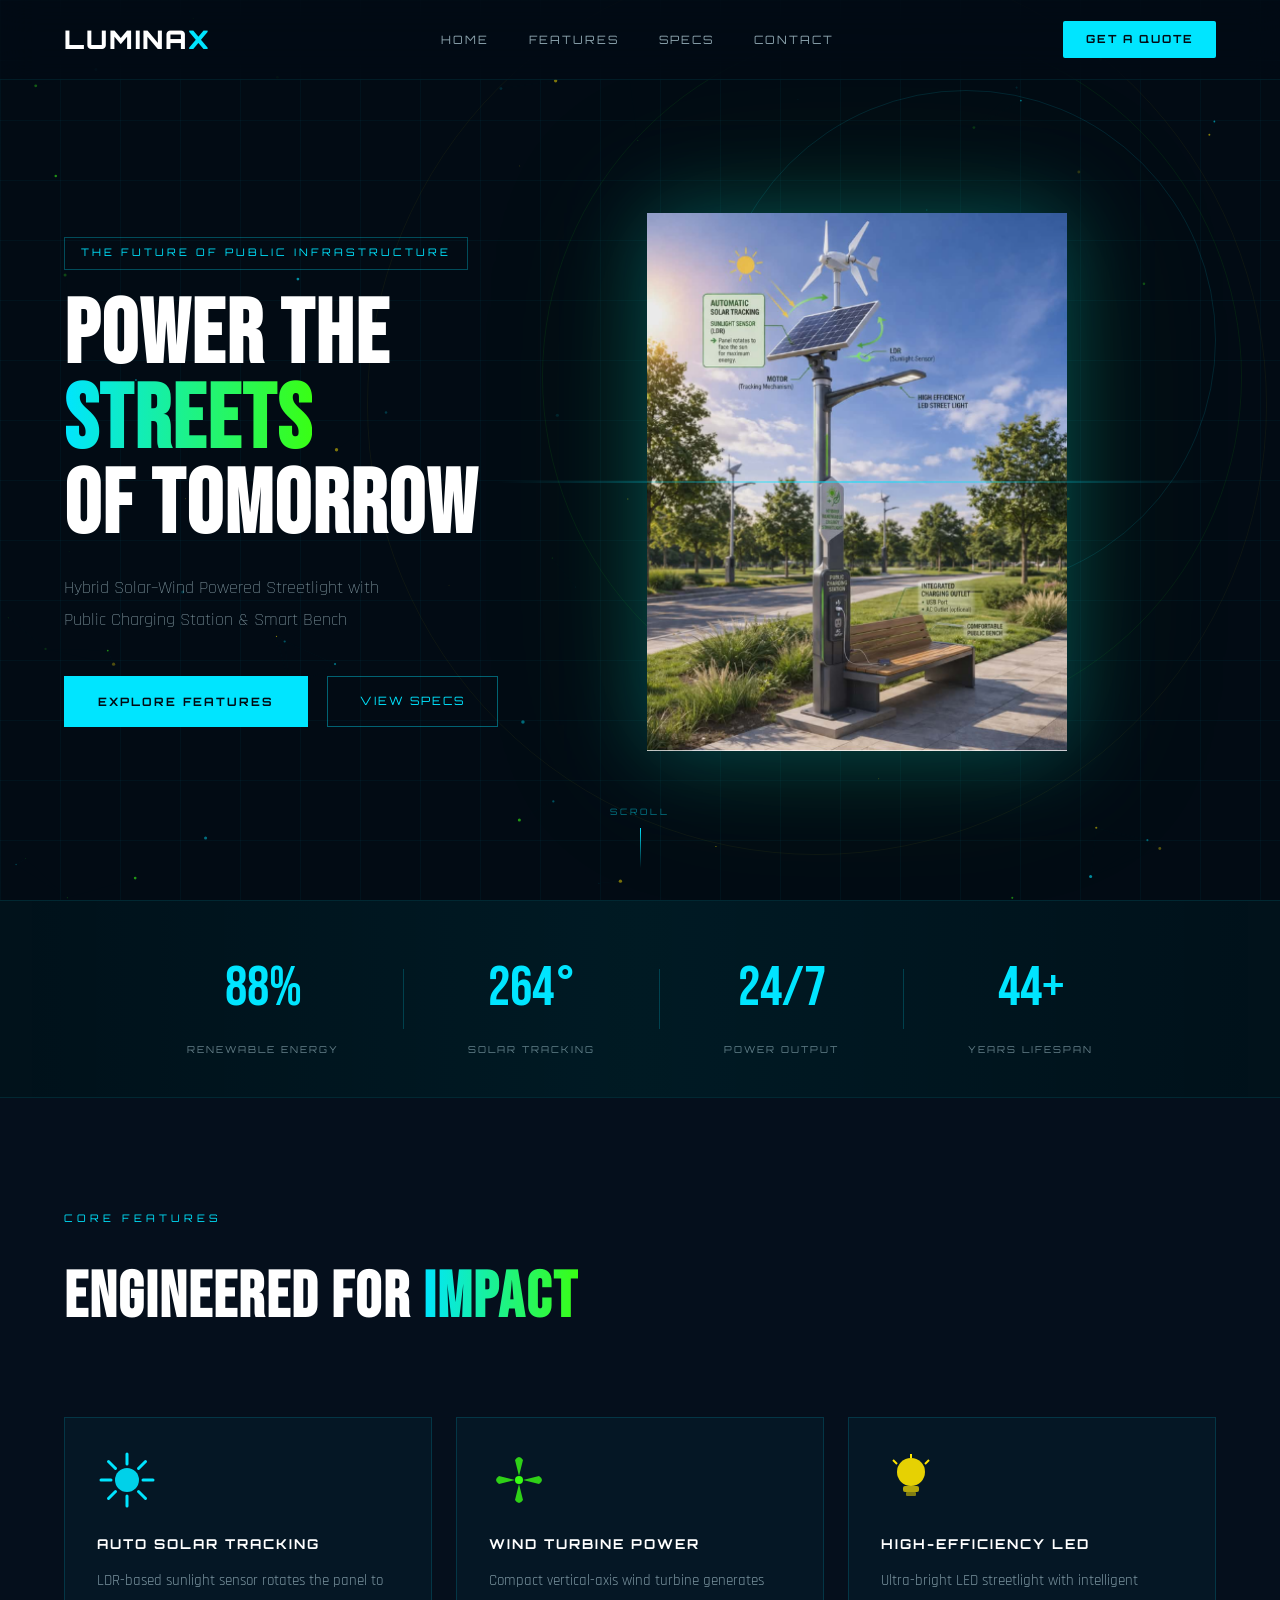
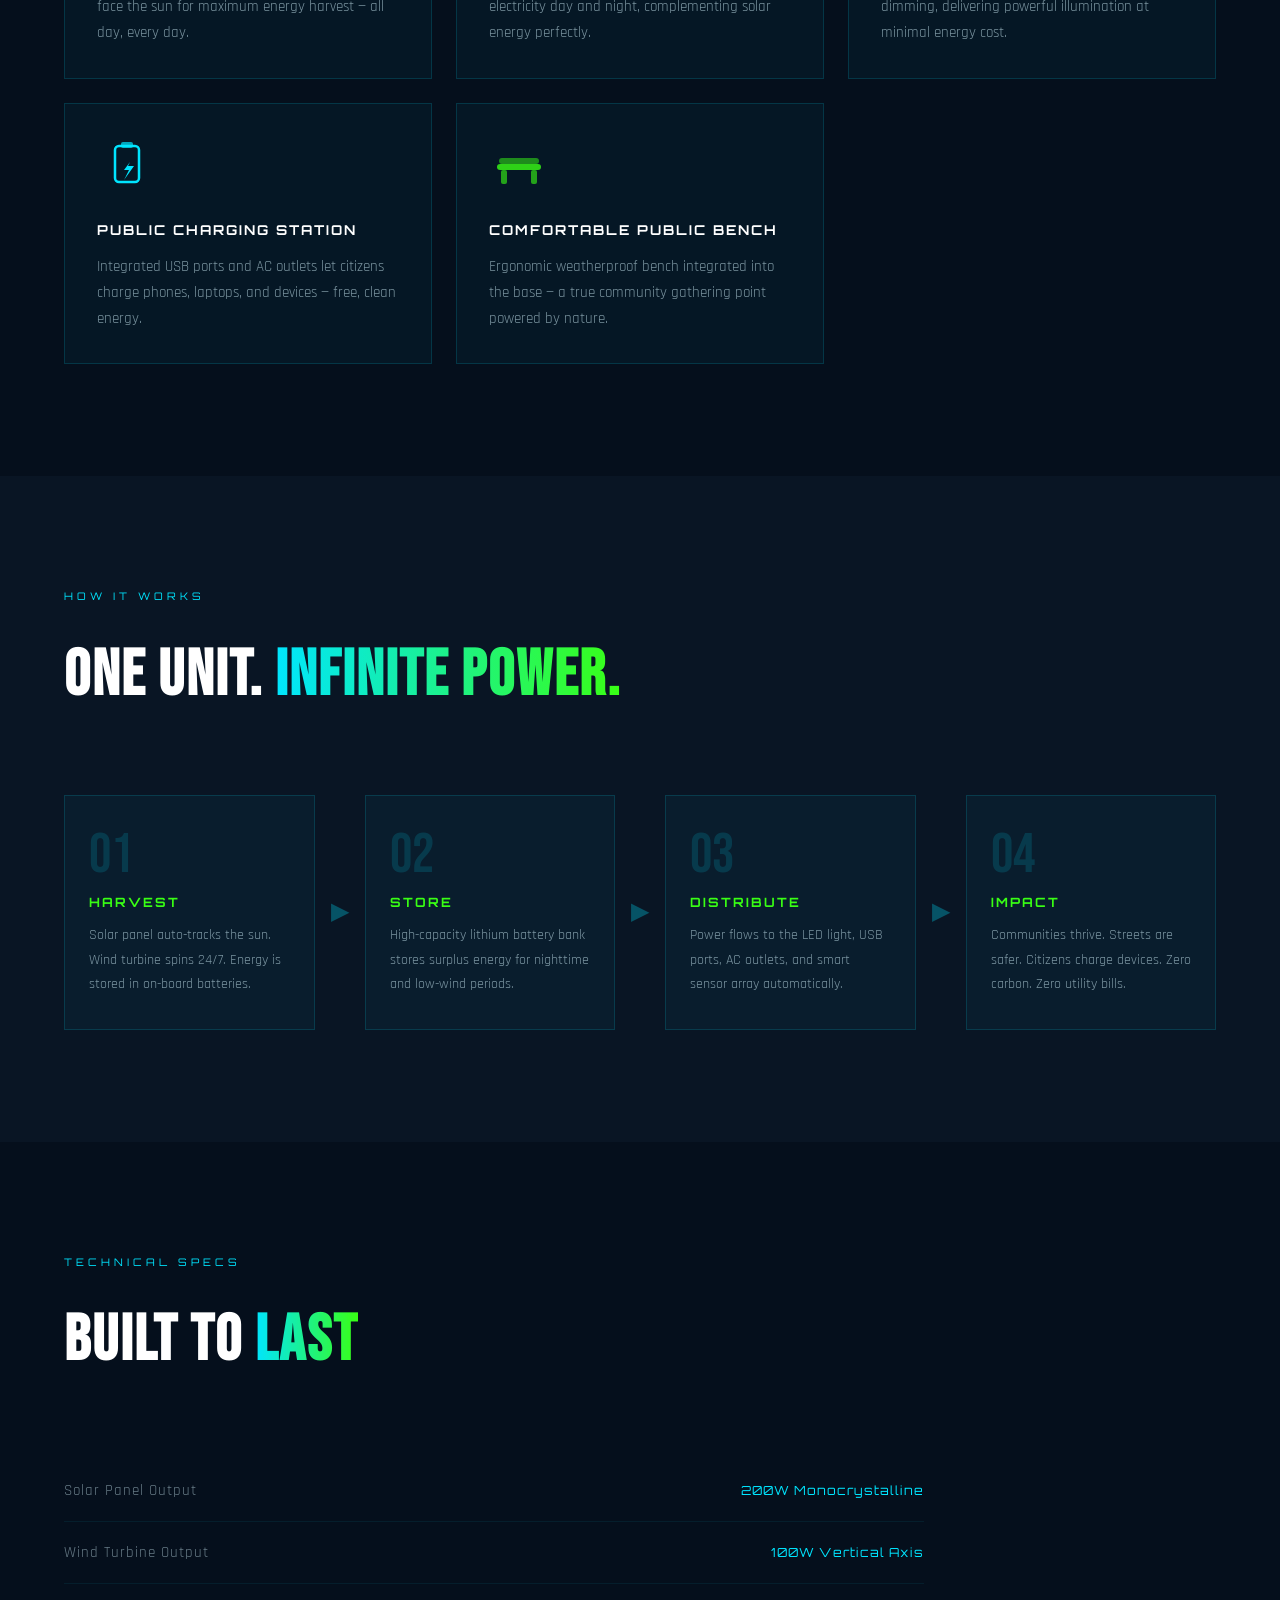
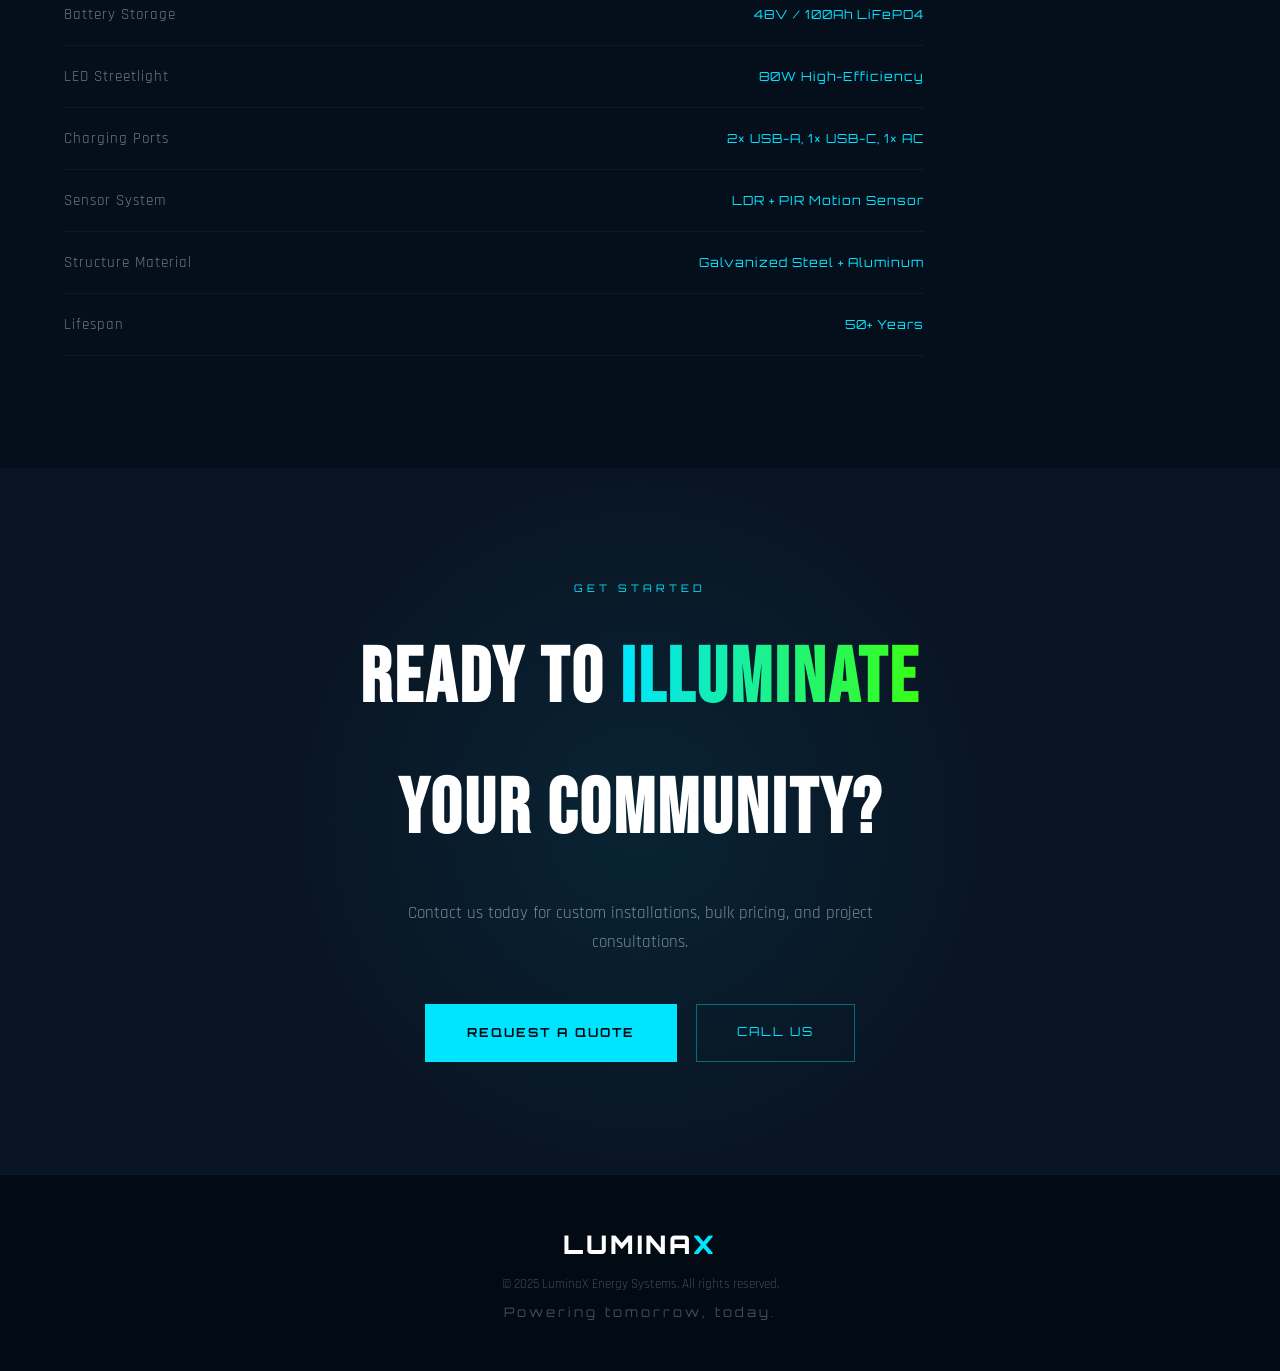
<file: index.html>
<!DOCTYPE html>
<html lang="en">
<head>
  <meta charset="UTF-8" />
  <meta name="viewport" content="width=device-width, initial-scale=1.0"/>
  <title>LuminaX — Hybrid Solar-Wind Streetlight</title>
  <link href="https://fonts.googleapis.com/css2?family=Bebas+Neue&family=Orbitron:wght@400;700;900&family=Rajdhani:wght@300;400;600&display=swap" rel="stylesheet"/>
  <link rel="stylesheet" href="style.css"/>
</head>
<body>

  <!-- PARTICLE CANVAS -->
  <canvas id="particles"></canvas>

  <!-- CURSOR GLOW -->
  <div class="cursor-glow" id="cursorGlow"></div>

  <!-- NAV -->
  <nav class="navbar" id="navbar">
    <div class="nav-logo">LUMINA<span>X</span></div>
    <ul class="nav-links">
      <li><a href="#hero">Home</a></li>
      <li><a href="#features">Features</a></li>
      <li><a href="#specs">Specs</a></li>
      <li><a href="#contact">Contact</a></li>
    </ul>
    <a href="#contact" class="nav-cta">Get a Quote</a>
  </nav>

  <!-- HERO SECTION -->
  <section class="hero" id="hero">
    <div class="hero-bg-grid"></div>
    <div class="energy-ring ring1"></div>
    <div class="energy-ring ring2"></div>
    <div class="energy-ring ring3"></div>

    <div class="hero-content">
      <div class="hero-badge reveal">THE FUTURE OF PUBLIC INFRASTRUCTURE</div>
      <h1 class="hero-title reveal">
        POWER THE<br/>
        <span class="gradient-text">STREETS</span><br/>
        OF TOMORROW
      </h1>
      <p class="hero-sub reveal">
        Hybrid Solar–Wind Powered Streetlight with<br/>
        Public Charging Station &amp; Smart Bench
      </p>
      <div class="hero-btns reveal">
        <a href="#features" class="btn-primary">Explore Features</a>
        <a href="#specs" class="btn-ghost">View Specs</a>
      </div>
    </div>

    <div class="hero-product reveal">
      <div class="product-glow"></div>
      <div class="product-halo"></div>
      <img src="icon.png" alt="LuminaX Hybrid Streetlight" class="product-img"/>
      <div class="scan-line"></div>
    </div>

    <div class="scroll-hint">
      <span>SCROLL</span>
      <div class="scroll-arrow"></div>
    </div>
  </section>

  <!-- STATS BAR -->
  <div class="stats-bar">
    <div class="stat-item">
      <span class="stat-num" data-target="100">0</span><span>%</span>
      <p>Renewable Energy</p>
    </div>
    <div class="stat-divider"></div>
    <div class="stat-item">
      <span class="stat-num" data-target="360">0</span><span>°</span>
      <p>Solar Tracking</p>
    </div>
    <div class="stat-divider"></div>
    <div class="stat-item">
      <span class="stat-num" data-target="24">0</span><span>/7</span>
      <p>Power Output</p>
    </div>
    <div class="stat-divider"></div>
    <div class="stat-item">
      <span class="stat-num" data-target="50">0</span><span>+</span>
      <p>Years Lifespan</p>
    </div>
  </div>

  <!-- FEATURES SECTION -->
  <section class="features" id="features">
    <div class="section-label reveal">CORE FEATURES</div>
    <h2 class="section-title reveal">ENGINEERED FOR <span class="gradient-text">IMPACT</span></h2>

    <div class="features-grid">

      <div class="feature-card reveal" style="--delay:0s">
        <div class="feature-icon solar-icon">
          <svg viewBox="0 0 60 60" fill="none" xmlns="http://www.w3.org/2000/svg">
            <circle cx="30" cy="30" r="12" fill="#00e5ff" opacity="0.9"/>
            <line x1="30" y1="4" x2="30" y2="14" stroke="#00e5ff" stroke-width="3" stroke-linecap="round"/>
            <line x1="30" y1="46" x2="30" y2="56" stroke="#00e5ff" stroke-width="3" stroke-linecap="round"/>
            <line x1="4" y1="30" x2="14" y2="30" stroke="#00e5ff" stroke-width="3" stroke-linecap="round"/>
            <line x1="46" y1="30" x2="56" y2="30" stroke="#00e5ff" stroke-width="3" stroke-linecap="round"/>
            <line x1="11.5" y1="11.5" x2="18.5" y2="18.5" stroke="#00e5ff" stroke-width="3" stroke-linecap="round"/>
            <line x1="41.5" y1="41.5" x2="48.5" y2="48.5" stroke="#00e5ff" stroke-width="3" stroke-linecap="round"/>
            <line x1="48.5" y1="11.5" x2="41.5" y2="18.5" stroke="#00e5ff" stroke-width="3" stroke-linecap="round"/>
            <line x1="18.5" y1="41.5" x2="11.5" y2="48.5" stroke="#00e5ff" stroke-width="3" stroke-linecap="round"/>
          </svg>
        </div>
        <h3>Auto Solar Tracking</h3>
        <p>LDR-based sunlight sensor rotates the panel to face the sun for maximum energy harvest — all day, every day.</p>
        <div class="card-line"></div>
      </div>

      <div class="feature-card reveal" style="--delay:0.1s">
        <div class="feature-icon wind-icon">
          <svg viewBox="0 0 60 60" fill="none" xmlns="http://www.w3.org/2000/svg">
            <circle cx="30" cy="30" r="4" fill="#39ff14"/>
            <path d="M30 26 L26 10 Q30 4 34 10 Z" fill="#39ff14" opacity="0.8"/>
            <path d="M34 30 L50 26 Q56 30 50 34 Z" fill="#39ff14" opacity="0.8"/>
            <path d="M30 34 L34 50 Q30 56 26 50 Z" fill="#39ff14" opacity="0.8"/>
            <path d="M26 30 L10 34 Q4 30 10 26 Z" fill="#39ff14" opacity="0.8"/>
          </svg>
        </div>
        <h3>Wind Turbine Power</h3>
        <p>Compact vertical-axis wind turbine generates electricity day and night, complementing solar energy perfectly.</p>
        <div class="card-line"></div>
      </div>

      <div class="feature-card reveal" style="--delay:0.2s">
        <div class="feature-icon led-icon">
          <svg viewBox="0 0 60 60" fill="none" xmlns="http://www.w3.org/2000/svg">
            <ellipse cx="30" cy="22" rx="14" ry="14" fill="#ffe500" opacity="0.9"/>
            <rect x="22" y="36" width="16" height="6" rx="2" fill="#ffe500" opacity="0.7"/>
            <rect x="25" y="42" width="10" height="4" rx="1" fill="#ffe500" opacity="0.5"/>
            <line x1="30" y1="8" x2="30" y2="4" stroke="#ffe500" stroke-width="2"/>
            <line x1="44" y1="14" x2="48" y2="10" stroke="#ffe500" stroke-width="2"/>
            <line x1="16" y1="14" x2="12" y2="10" stroke="#ffe500" stroke-width="2"/>
          </svg>
        </div>
        <h3>High-Efficiency LED</h3>
        <p>Ultra-bright LED streetlight with intelligent dimming, delivering powerful illumination at minimal energy cost.</p>
        <div class="card-line"></div>
      </div>

      <div class="feature-card reveal" style="--delay:0.3s">
        <div class="feature-icon charge-icon">
          <svg viewBox="0 0 60 60" fill="none" xmlns="http://www.w3.org/2000/svg">
            <rect x="18" y="10" width="24" height="36" rx="4" stroke="#00e5ff" stroke-width="2.5"/>
            <rect x="24" y="6" width="12" height="6" rx="2" fill="#00e5ff" opacity="0.7"/>
            <path d="M33 26 L27 34 H32 L27 44 L37 30 H31 Z" fill="#00e5ff"/>
          </svg>
        </div>
        <h3>Public Charging Station</h3>
        <p>Integrated USB ports and AC outlets let citizens charge phones, laptops, and devices — free, clean energy.</p>
        <div class="card-line"></div>
      </div>

      <div class="feature-card reveal" style="--delay:0.4s">
        <div class="feature-icon bench-icon">
          <svg viewBox="0 0 60 60" fill="none" xmlns="http://www.w3.org/2000/svg">
            <rect x="8" y="28" width="44" height="6" rx="3" fill="#39ff14" opacity="0.8"/>
            <rect x="12" y="34" width="6" height="14" rx="2" fill="#39ff14" opacity="0.6"/>
            <rect x="42" y="34" width="6" height="14" rx="2" fill="#39ff14" opacity="0.6"/>
            <rect x="10" y="22" width="40" height="6" rx="3" fill="#39ff14" opacity="0.5"/>
          </svg>
        </div>
        <h3>Comfortable Public Bench</h3>
        <p>Ergonomic weatherproof bench integrated into the base — a true community gathering point powered by nature.</p>
        <div class="card-line"></div>
      </div>



    </div>
  </section>

  <!-- HOW IT WORKS -->
  <section class="how-it-works" id="how">
    <div class="section-label reveal">HOW IT WORKS</div>
    <h2 class="section-title reveal">ONE UNIT. <span class="gradient-text">INFINITE POWER.</span></h2>
    <div class="steps">
      <div class="step reveal" style="--delay:0s">
        <div class="step-num">01</div>
        <div class="step-body">
          <h4>Harvest</h4>
          <p>Solar panel auto-tracks the sun. Wind turbine spins 24/7. Energy is stored in on-board batteries.</p>
        </div>
      </div>
      <div class="step-arrow reveal">▶</div>
      <div class="step reveal" style="--delay:0.15s">
        <div class="step-num">02</div>
        <div class="step-body">
          <h4>Store</h4>
          <p>High-capacity lithium battery bank stores surplus energy for nighttime and low-wind periods.</p>
        </div>
      </div>
      <div class="step-arrow reveal">▶</div>
      <div class="step reveal" style="--delay:0.3s">
        <div class="step-num">03</div>
        <div class="step-body">
          <h4>Distribute</h4>
          <p>Power flows to the LED light, USB ports, AC outlets, and smart sensor array automatically.</p>
        </div>
      </div>
      <div class="step-arrow reveal">▶</div>
      <div class="step reveal" style="--delay:0.45s">
        <div class="step-num">04</div>
        <div class="step-body">
          <h4>Impact</h4>
          <p>Communities thrive. Streets are safer. Citizens charge devices. Zero carbon. Zero utility bills.</p>
        </div>
      </div>
    </div>
  </section>

  <!-- SPECS SECTION -->
  <section class="specs" id="specs">
    <div class="section-label reveal">TECHNICAL SPECS</div>
    <h2 class="section-title reveal">BUILT TO <span class="gradient-text">LAST</span></h2>
    <div class="specs-grid">
      <div class="spec-row reveal"><span class="spec-label">Solar Panel Output</span><span class="spec-val">200W Monocrystalline</span></div>
      <div class="spec-row reveal"><span class="spec-label">Wind Turbine Output</span><span class="spec-val">100W Vertical Axis</span></div>
      <div class="spec-row reveal"><span class="spec-label">Battery Storage</span><span class="spec-val">48V / 100Ah LiFePO4</span></div>
      <div class="spec-row reveal"><span class="spec-label">LED Streetlight</span><span class="spec-val">80W High-Efficiency</span></div>
      <div class="spec-row reveal"><span class="spec-label">Charging Ports</span><span class="spec-val">2× USB-A, 1× USB-C, 1× AC</span></div>
      <div class="spec-row reveal"><span class="spec-label">Sensor System</span><span class="spec-val">LDR + PIR Motion Sensor</span></div>
      <div class="spec-row reveal"><span class="spec-label">Structure Material</span><span class="spec-val">Galvanized Steel + Aluminum</span></div>
      <div class="spec-row reveal"><span class="spec-label">Lifespan</span><span class="spec-val">50+ Years</span></div>
    </div>
  </section>

  <!-- CTA SECTION -->
  <section class="cta-section" id="contact">
    <div class="cta-glow"></div>
    <div class="section-label reveal">GET STARTED</div>
    <h2 class="cta-title reveal">READY TO <span class="gradient-text">ILLUMINATE</span><br/>YOUR COMMUNITY?</h2>
    <p class="cta-sub reveal">Contact us today for custom installations, bulk pricing, and project consultations.</p>
    <div class="cta-btns reveal">
      <a href="mailto:info@luminax.energy" class="btn-primary big">Request a Quote</a>
      <a href="tel:+1800000000" class="btn-ghost big">Call Us</a>
    </div>
  </section>

  <!-- FOOTER -->
  <footer class="footer">
    <div class="footer-logo">LUMINA<span>X</span></div>
    <p>© 2025 LuminaX Energy Systems. All rights reserved.</p>
    <p class="footer-tagline">Powering tomorrow, today.</p>
  </footer>

  <script src="script.js"></script>
</body>
</html>
</file>
<file: style.css>
/* ===== RESET & BASE ===== */
*, *::before, *::after {
  margin: 0;
  padding: 0;
  box-sizing: border-box;
}

:root {
  --cyan: #00e5ff;
  --green: #39ff14;
  --yellow: #ffe500;
  --dark: #020b14;
  --dark2: #050f1c;
  --dark3: #091524;
  --card-bg: rgba(0, 229, 255, 0.04);
  --card-border: rgba(0, 229, 255, 0.15);
  --font-display: 'Bebas Neue', cursive;
  --font-tech: 'Orbitron', monospace;
  --font-body: 'Rajdhani', sans-serif;
}

html {
  scroll-behavior: smooth;
}

body {
  background: var(--dark);
  color: #c8e6f0;
  font-family: var(--font-body);
  font-size: 17px;
  line-height: 1.7;
  overflow-x: hidden;
  cursor: url("data:image/svg+xml,%3Csvg xmlns='http://www.w3.org/2000/svg' width='24' height='24' viewBox='0 0 24 24'%3E%3Cpath d='M4 2 L4 20 L8 16 L12 22 L14 21 L10 15 L16 15 Z' fill='%230066ff' stroke='%23004acc' stroke-width='0.8'/%3E%3C/svg%3E") 4 2, auto;
}

a, button, .nav-cta, .btn-primary, .btn-ghost, .feature-card {
  cursor: url("data:image/svg+xml,%3Csvg xmlns='http://www.w3.org/2000/svg' width='24' height='24' viewBox='0 0 24 24'%3E%3Cpath d='M4 2 L4 20 L8 16 L12 22 L14 21 L10 15 L16 15 Z' fill='%230099ff' stroke='%230066ff' stroke-width='0.8'/%3E%3C/svg%3E") 4 2, pointer;
}

/* ===== CANVAS PARTICLES ===== */
#particles {
  position: fixed;
  top: 0; left: 0;
  width: 100%; height: 100%;
  z-index: 0;
  pointer-events: none;
}

/* ===== CUSTOM CURSOR (hidden — using CSS cursor instead) ===== */
.cursor-glow {
  display: none;
}

/* ===== NAVBAR ===== */
.navbar {
  position: fixed;
  top: 0; left: 0; right: 0;
  z-index: 1000;
  display: flex;
  align-items: center;
  justify-content: space-between;
  padding: 1.1rem 4rem;
  background: rgba(2, 11, 20, 0.6);
  backdrop-filter: blur(18px);
  border-bottom: 1px solid rgba(0, 229, 255, 0.08);
  transition: background 0.4s;
}

.navbar.scrolled {
  background: rgba(2, 11, 20, 0.95);
}

.nav-logo {
  font-family: var(--font-tech);
  font-size: 1.6rem;
  font-weight: 900;
  color: #fff;
  letter-spacing: 2px;
  cursor: default;
}

.nav-logo span {
  color: var(--cyan);
}

.nav-links {
  display: flex;
  gap: 2.5rem;
  list-style: none;
}

.nav-links a {
  font-family: var(--font-tech);
  font-size: 0.72rem;
  letter-spacing: 2px;
  color: rgba(200, 230, 240, 0.7);
  text-decoration: none;
  text-transform: uppercase;
  transition: color 0.2s;
}

.nav-links a:hover {
  color: var(--cyan);
}

.nav-cta {
  font-family: var(--font-tech);
  font-size: 0.7rem;
  letter-spacing: 2px;
  text-transform: uppercase;
  color: var(--dark);
  background: var(--cyan);
  padding: 0.55rem 1.4rem;
  border-radius: 2px;
  text-decoration: none;
  font-weight: 700;
  transition: background 0.2s, transform 0.15s;
}

.nav-cta:hover {
  background: #fff;
  transform: scale(1.04);
}

/* ===== HERO ===== */
.hero {
  position: relative;
  min-height: 100vh;
  display: flex;
  align-items: center;
  justify-content: space-between;
  padding: 8rem 4rem 4rem;
  overflow: hidden;
  z-index: 1;
}

.hero-bg-grid {
  position: absolute;
  inset: 0;
  background-image:
    linear-gradient(rgba(0,229,255,0.04) 1px, transparent 1px),
    linear-gradient(90deg, rgba(0,229,255,0.04) 1px, transparent 1px);
  background-size: 60px 60px;
  z-index: 0;
  animation: gridPulse 6s ease-in-out infinite;
}

@keyframes gridPulse {
  0%, 100% { opacity: 0.5; }
  50% { opacity: 1; }
}

/* Energy rings */
.energy-ring {
  position: absolute;
  border-radius: 50%;
  border: 1px solid rgba(0, 229, 255, 0.12);
  animation: ringExpand 6s ease-out infinite;
  pointer-events: none;
}

.ring1 { width: 500px; height: 500px; right: 5%; top: 10%; animation-delay: 0s; }
.ring2 { width: 700px; height: 700px; right: 3%; top: 3%; animation-delay: 1.5s; border-color: rgba(57,255,20,0.08); }
.ring3 { width: 900px; height: 900px; right: 1%; top: -5%; animation-delay: 3s; border-color: rgba(255,229,0,0.05); }

@keyframes ringExpand {
  0% { transform: scale(0.9); opacity: 0.6; }
  50% { transform: scale(1); opacity: 1; }
  100% { transform: scale(0.9); opacity: 0.6; }
}

.hero-content {
  position: relative;
  z-index: 2;
  max-width: 52%;
}

.hero-badge {
  display: inline-block;
  font-family: var(--font-tech);
  font-size: 0.65rem;
  letter-spacing: 3px;
  color: var(--cyan);
  border: 1px solid rgba(0, 229, 255, 0.3);
  padding: 0.4rem 1rem;
  margin-bottom: 1.5rem;
  animation: badgePulse 3s ease-in-out infinite;
}

@keyframes badgePulse {
  0%, 100% { box-shadow: 0 0 0 0 rgba(0,229,255,0); }
  50% { box-shadow: 0 0 20px rgba(0,229,255,0.3); }
}

.hero-title {
  font-family: var(--font-display);
  font-size: clamp(4rem, 7vw, 7.5rem);
  line-height: 0.95;
  color: #fff;
  letter-spacing: 2px;
  margin-bottom: 1.5rem;
}

.gradient-text {
  background: linear-gradient(90deg, var(--cyan), var(--green), var(--yellow));
  background-size: 200%;
  -webkit-background-clip: text;
  -webkit-text-fill-color: transparent;
  background-clip: text;
  animation: gradientShift 4s ease infinite;
}

@keyframes gradientShift {
  0% { background-position: 0%; }
  50% { background-position: 100%; }
  100% { background-position: 0%; }
}

.hero-sub {
  font-family: var(--font-body);
  font-size: 1.1rem;
  color: rgba(200, 230, 240, 0.65);
  margin-bottom: 2.5rem;
  font-weight: 300;
  line-height: 1.8;
}

.hero-btns {
  display: flex;
  gap: 1.2rem;
  flex-wrap: wrap;
}

/* ===== BUTTONS ===== */
.btn-primary {
  font-family: var(--font-tech);
  font-size: 0.72rem;
  letter-spacing: 2px;
  text-transform: uppercase;
  color: var(--dark);
  background: var(--cyan);
  padding: 0.85rem 2rem;
  text-decoration: none;
  font-weight: 700;
  border: 2px solid var(--cyan);
  transition: all 0.25s;
  position: relative;
  overflow: hidden;
}

.btn-primary::before {
  content: '';
  position: absolute;
  inset: 0;
  background: var(--green);
  transform: scaleX(0);
  transform-origin: left;
  transition: transform 0.3s ease;
  z-index: 0;
}

.btn-primary:hover::before { transform: scaleX(1); }
.btn-primary span, .btn-primary { z-index: 1; }
.btn-primary:hover { color: var(--dark); border-color: var(--green); }

.btn-ghost {
  font-family: var(--font-tech);
  font-size: 0.72rem;
  letter-spacing: 2px;
  text-transform: uppercase;
  color: var(--cyan);
  background: transparent;
  padding: 0.85rem 2rem;
  text-decoration: none;
  border: 1px solid rgba(0,229,255,0.4);
  transition: all 0.25s;
}

.btn-ghost:hover {
  background: rgba(0,229,255,0.08);
  border-color: var(--cyan);
}

.btn-primary.big, .btn-ghost.big {
  padding: 1rem 2.5rem;
  font-size: 0.78rem;
}

/* ===== HERO PRODUCT ===== */
.hero-product {
  position: relative;
  z-index: 2;
  flex: 1;
  display: flex;
  align-items: center;
  justify-content: center;
}

.product-glow {
  position: absolute;
  width: 450px;
  height: 450px;
  background: radial-gradient(circle, rgba(0,229,255,0.18) 0%, transparent 70%);
  border-radius: 50%;
  animation: glowPulse 3s ease-in-out infinite;
}

@keyframes glowPulse {
  0%, 100% { transform: scale(0.9); opacity: 0.6; }
  50% { transform: scale(1.1); opacity: 1; }
}

.product-halo {
  position: absolute;
  width: 380px;
  height: 380px;
  border: 1px solid rgba(57,255,20,0.2);
  border-radius: 50%;
  animation: haloSpin 12s linear infinite;
}

@keyframes haloSpin {
  from { transform: rotate(0deg) scale(1); }
  50% { transform: rotate(180deg) scale(1.05); }
  to { transform: rotate(360deg) scale(1); }
}

.product-img {
  position: relative;
  z-index: 3;
  width: 420px;
  max-width: 90%;
  filter: drop-shadow(0 0 40px rgba(0,229,255,0.25)) drop-shadow(0 0 80px rgba(57,255,20,0.1));
  animation: productFloat 5s ease-in-out infinite;
}

@keyframes productFloat {
  0%, 100% { transform: translateY(0px); }
  50% { transform: translateY(-18px); }
}

.scan-line {
  position: absolute;
  width: 100%;
  height: 2px;
  background: linear-gradient(90deg, transparent, var(--cyan), transparent);
  animation: scanDown 3s linear infinite;
  z-index: 4;
  opacity: 0.5;
}

@keyframes scanDown {
  0% { top: 0%; }
  100% { top: 100%; }
}

/* ===== SCROLL HINT ===== */
.scroll-hint {
  position: absolute;
  bottom: 2rem;
  left: 50%;
  transform: translateX(-50%);
  display: flex;
  flex-direction: column;
  align-items: center;
  gap: 0.5rem;
  z-index: 3;
}

.scroll-hint span {
  font-family: var(--font-tech);
  font-size: 0.55rem;
  letter-spacing: 3px;
  color: rgba(0,229,255,0.5);
}

.scroll-arrow {
  width: 1px;
  height: 40px;
  background: linear-gradient(to bottom, var(--cyan), transparent);
  animation: scrollBounce 1.5s ease-in-out infinite;
}

@keyframes scrollBounce {
  0%, 100% { transform: scaleY(1); opacity: 1; }
  50% { transform: scaleY(0.4); opacity: 0.3; }
}

/* ===== STATS BAR ===== */
.stats-bar {
  position: relative;
  z-index: 2;
  display: flex;
  justify-content: center;
  align-items: center;
  gap: 0;
  background: rgba(0,229,255,0.03);
  border-top: 1px solid rgba(0,229,255,0.1);
  border-bottom: 1px solid rgba(0,229,255,0.1);
  padding: 2.5rem 0;
  overflow: hidden;
}

.stats-bar::before {
  content: '';
  position: absolute;
  inset: 0;
  background: linear-gradient(90deg, transparent, rgba(0,229,255,0.04), transparent);
  animation: barSweep 4s ease-in-out infinite;
}

@keyframes barSweep {
  0% { transform: translateX(-100%); }
  100% { transform: translateX(100%); }
}

.stat-item {
  text-align: center;
  padding: 0 4rem;
}

.stat-item span:first-child,
.stat-num {
  font-family: var(--font-display);
  font-size: 3.5rem;
  color: var(--cyan);
  line-height: 1;
}

.stat-item > span:not(.stat-num) {
  font-family: var(--font-display);
  font-size: 3.5rem;
  color: var(--cyan);
}

.stat-item p {
  font-family: var(--font-tech);
  font-size: 0.6rem;
  letter-spacing: 2px;
  color: rgba(200,230,240,0.5);
  text-transform: uppercase;
  margin-top: 0.3rem;
}

.stat-divider {
  width: 1px;
  height: 60px;
  background: rgba(0,229,255,0.2);
}

/* ===== SECTIONS SHARED ===== */
section {
  position: relative;
  z-index: 1;
  padding: 7rem 4rem;
}

.section-label {
  font-family: var(--font-tech);
  font-size: 0.65rem;
  letter-spacing: 4px;
  color: var(--cyan);
  text-transform: uppercase;
  margin-bottom: 1rem;
  opacity: 0.7;
}

.section-title {
  font-family: var(--font-display);
  font-size: clamp(2.8rem, 5vw, 5rem);
  color: #fff;
  margin-bottom: 4rem;
  letter-spacing: 2px;
}

/* ===== FEATURES ===== */
.features {
  background: var(--dark2);
}

.features-grid {
  display: grid;
  grid-template-columns: repeat(auto-fit, minmax(280px, 1fr));
  gap: 1.5rem;
}

.feature-card {
  background: var(--card-bg);
  border: 1px solid var(--card-border);
  padding: 2rem;
  position: relative;
  overflow: hidden;
  transition: transform 0.3s ease, border-color 0.3s, box-shadow 0.3s;
  animation-delay: var(--delay);
}

.feature-card::before {
  content: '';
  position: absolute;
  top: 0; left: -100%;
  width: 100%; height: 1px;
  background: linear-gradient(90deg, transparent, var(--cyan), transparent);
  animation: cardSweep 3s ease-in-out infinite;
  animation-delay: var(--delay);
}

@keyframes cardSweep {
  0% { left: -100%; }
  100% { left: 100%; }
}

.feature-card:hover {
  transform: translateY(-6px);
  border-color: rgba(0,229,255,0.4);
  box-shadow: 0 20px 60px rgba(0,229,255,0.1);
}

.feature-icon {
  width: 60px;
  height: 60px;
  margin-bottom: 1.4rem;
}

.feature-card h3 {
  font-family: var(--font-tech);
  font-size: 0.85rem;
  letter-spacing: 2px;
  color: #fff;
  margin-bottom: 0.8rem;
  text-transform: uppercase;
}

.feature-card p {
  font-size: 0.95rem;
  color: rgba(200,230,240,0.6);
  line-height: 1.7;
}

.card-line {
  position: absolute;
  bottom: 0; left: 0;
  width: 0; height: 2px;
  background: var(--cyan);
  transition: width 0.4s ease;
}

.feature-card:hover .card-line {
  width: 100%;
}

/* ===== HOW IT WORKS ===== */
.how-it-works {
  background: var(--dark3);
}

.steps {
  display: flex;
  align-items: center;
  gap: 1rem;
  flex-wrap: wrap;
}

.step {
  flex: 1;
  min-width: 180px;
  background: var(--card-bg);
  border: 1px solid var(--card-border);
  padding: 2rem 1.5rem;
  transition: transform 0.3s, border-color 0.3s;
}

.step:hover {
  transform: translateY(-4px);
  border-color: rgba(57,255,20,0.4);
}

.step-num {
  font-family: var(--font-display);
  font-size: 3.5rem;
  color: rgba(0,229,255,0.15);
  line-height: 1;
  margin-bottom: 0.5rem;
}

.step-body h4 {
  font-family: var(--font-tech);
  font-size: 0.8rem;
  letter-spacing: 2px;
  color: var(--green);
  text-transform: uppercase;
  margin-bottom: 0.6rem;
}

.step-body p {
  font-size: 0.9rem;
  color: rgba(200,230,240,0.6);
  line-height: 1.7;
}

.step-arrow {
  font-size: 1.5rem;
  color: rgba(0,229,255,0.3);
  animation: arrowPulse 1.5s ease-in-out infinite;
}

@keyframes arrowPulse {
  0%, 100% { opacity: 0.3; transform: translateX(0); }
  50% { opacity: 1; transform: translateX(6px); }
}

/* ===== SPECS ===== */
.specs {
  background: var(--dark2);
}

.specs-grid {
  max-width: 860px;
  display: flex;
  flex-direction: column;
  gap: 0;
}

.spec-row {
  display: flex;
  justify-content: space-between;
  align-items: center;
  padding: 1.1rem 0;
  border-bottom: 1px solid rgba(0,229,255,0.07);
  transition: background 0.2s, padding 0.2s;
}

.spec-row:hover {
  background: rgba(0,229,255,0.03);
  padding-left: 1rem;
  padding-right: 1rem;
}

.spec-label {
  font-family: var(--font-body);
  font-size: 0.95rem;
  color: rgba(200,230,240,0.5);
  letter-spacing: 1px;
}

.spec-val {
  font-family: var(--font-tech);
  font-size: 0.78rem;
  color: var(--cyan);
  letter-spacing: 1px;
}

/* ===== CTA SECTION ===== */
.cta-section {
  background: var(--dark3);
  text-align: center;
  position: relative;
  overflow: hidden;
}

.cta-glow {
  position: absolute;
  width: 700px;
  height: 700px;
  background: radial-gradient(circle, rgba(0,229,255,0.07) 0%, transparent 70%);
  border-radius: 50%;
  left: 50%;
  top: 50%;
  transform: translate(-50%, -50%);
  pointer-events: none;
  animation: glowPulse 4s ease-in-out infinite;
}

.cta-title {
  font-family: var(--font-display);
  font-size: clamp(3rem, 6vw, 6rem);
  color: #fff;
  letter-spacing: 3px;
  margin-bottom: 1.5rem;
}

.cta-sub {
  font-size: 1.05rem;
  color: rgba(200,230,240,0.55);
  margin-bottom: 3rem;
  max-width: 550px;
  margin-left: auto;
  margin-right: auto;
}

.cta-btns {
  display: flex;
  gap: 1.2rem;
  justify-content: center;
  flex-wrap: wrap;
}

/* ===== FOOTER ===== */
.footer {
  position: relative;
  z-index: 2;
  text-align: center;
  padding: 3rem 2rem;
  background: var(--dark);
  border-top: 1px solid rgba(0,229,255,0.08);
}

.footer-logo {
  font-family: var(--font-tech);
  font-size: 1.6rem;
  font-weight: 900;
  color: #fff;
  letter-spacing: 3px;
  margin-bottom: 0.5rem;
}

.footer-logo span { color: var(--cyan); }

.footer p {
  font-size: 0.82rem;
  color: rgba(200,230,240,0.3);
  margin-top: 0.3rem;
}

.footer-tagline {
  font-family: var(--font-tech);
  font-size: 0.65rem;
  letter-spacing: 3px;
  color: rgba(0,229,255,0.35);
  margin-top: 0.8rem;
}

/* ===== REVEAL ANIMATIONS ===== */
.reveal {
  opacity: 0;
  transform: translateY(32px);
  transition: opacity 0.7s ease, transform 0.7s ease;
  transition-delay: var(--delay, 0s);
}

.reveal.visible {
  opacity: 1;
  transform: translateY(0);
}

/* ===== RESPONSIVE ===== */
@media (max-width: 900px) {
  .navbar { padding: 1rem 1.5rem; }
  .nav-links { display: none; }
  .hero { flex-direction: column; padding: 7rem 1.5rem 4rem; text-align: center; }
  .hero-content { max-width: 100%; }
  .hero-btns { justify-content: center; }
  .hero-product { margin-top: 3rem; }
  .product-img { width: 280px; }
  .stats-bar { flex-wrap: wrap; gap: 2rem; padding: 2rem 1rem; }
  .stat-divider { display: none; }
  section { padding: 5rem 1.5rem; }
  .steps { flex-direction: column; }
  .step-arrow { transform: rotate(90deg); }
}
</file>
